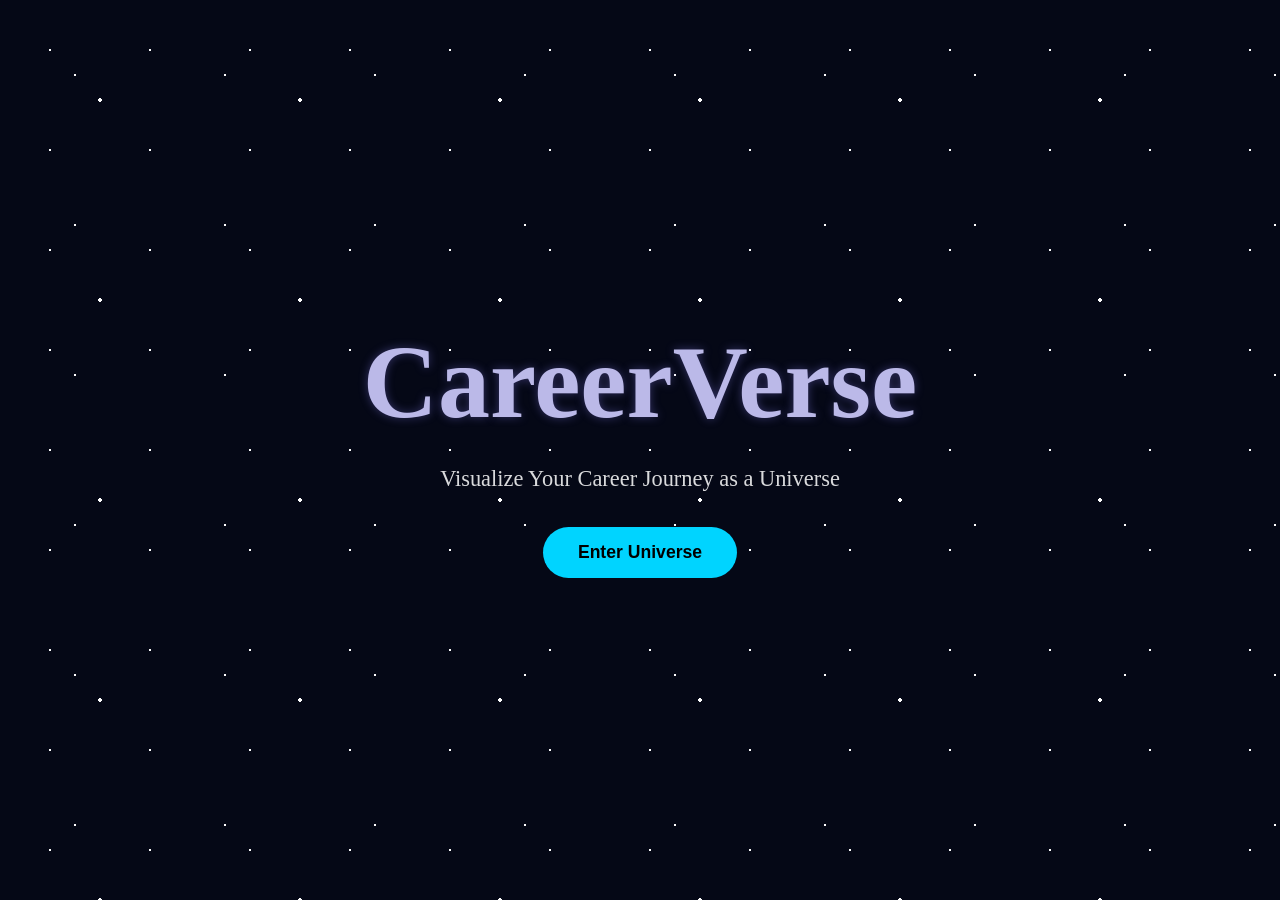
<file: index.html>
<!DOCTYPE html>
<html lang="en">
<head>
    <meta charset="UTF-8">
    <meta name="viewport" content="width=device-width, initial-scale=1.0">
    <title>CareerVerse</title>
    <link rel="stylesheet" href="style.css">
</head>
<body>
    <div class="stars"></div>
        <div class="hero">
            <h1>CareerVerse</h1>
            <p>Visualize Your Career Journey as a Universe</p>
            <button id="enterBtn">Enter Universe</button>
        </div>
    <script src="app.js"></script>
</body>
</html>
</file>
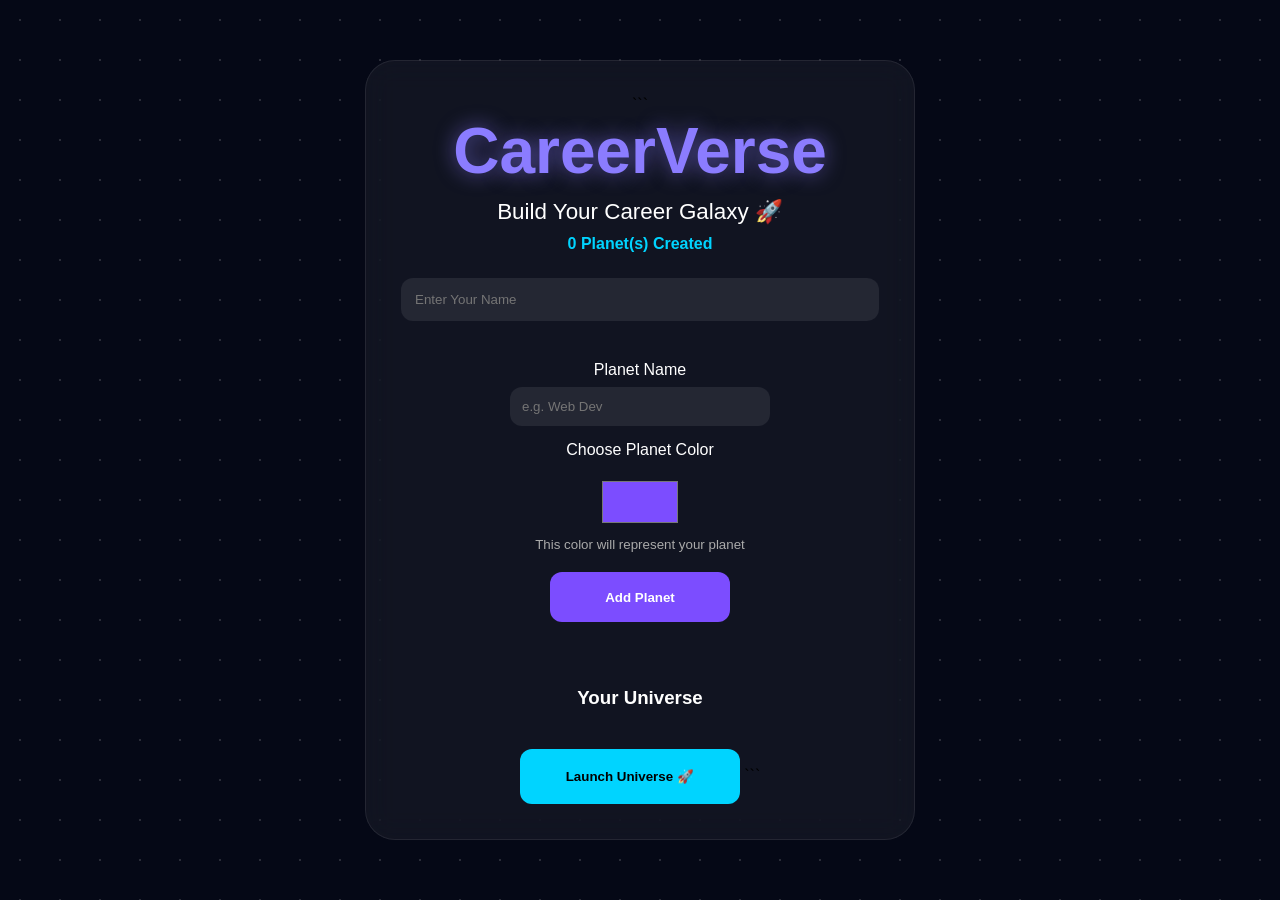
<file: createUniverse.html>
<!DOCTYPE html>

<html lang="en">
<head>
    <meta charset="UTF-8">
    <meta name="viewport" content="width=device-width, initial-scale=1.0">
    <title>CareerVerse</title>
    <link rel="stylesheet" href="createUniverse.css">
</head>
<body>

<div class="stars"></div>

<div class="universe-card">

```
<h1 class="title">CareerVerse</h1>

<p class="subtitle">
    Build Your Career Galaxy 🚀
</p>

<p id="planetCount">
    0 Planet(s) Created
</p>

<input
    type="text"
    id="userName"
    placeholder="Enter Your Name">

<div class="planet-section">

    <label>Planet Name</label>

    <input
        type="text"
        id="planetName"
        placeholder="e.g. Web Dev">

    <label>Choose Planet Color</label>

    <div class="color-picker">

        <input
            type="color"
            id="planetColor">
    </div>

    <small>
        This color will represent your planet
    </small>

    <button id="addPlanet">
        Add Planet
    </button>

</div>

<p id="message"></p>

<div class="universe-preview">

    <h3>Your Universe</h3>

    <div id="planetList"></div>

</div>

<button
    id="createUniverse"
    class="launch-btn">

    Launch Universe 🚀

</button>
```

</div>

<script src="createUniverse.js"></script>

</body>
</html>
</file>
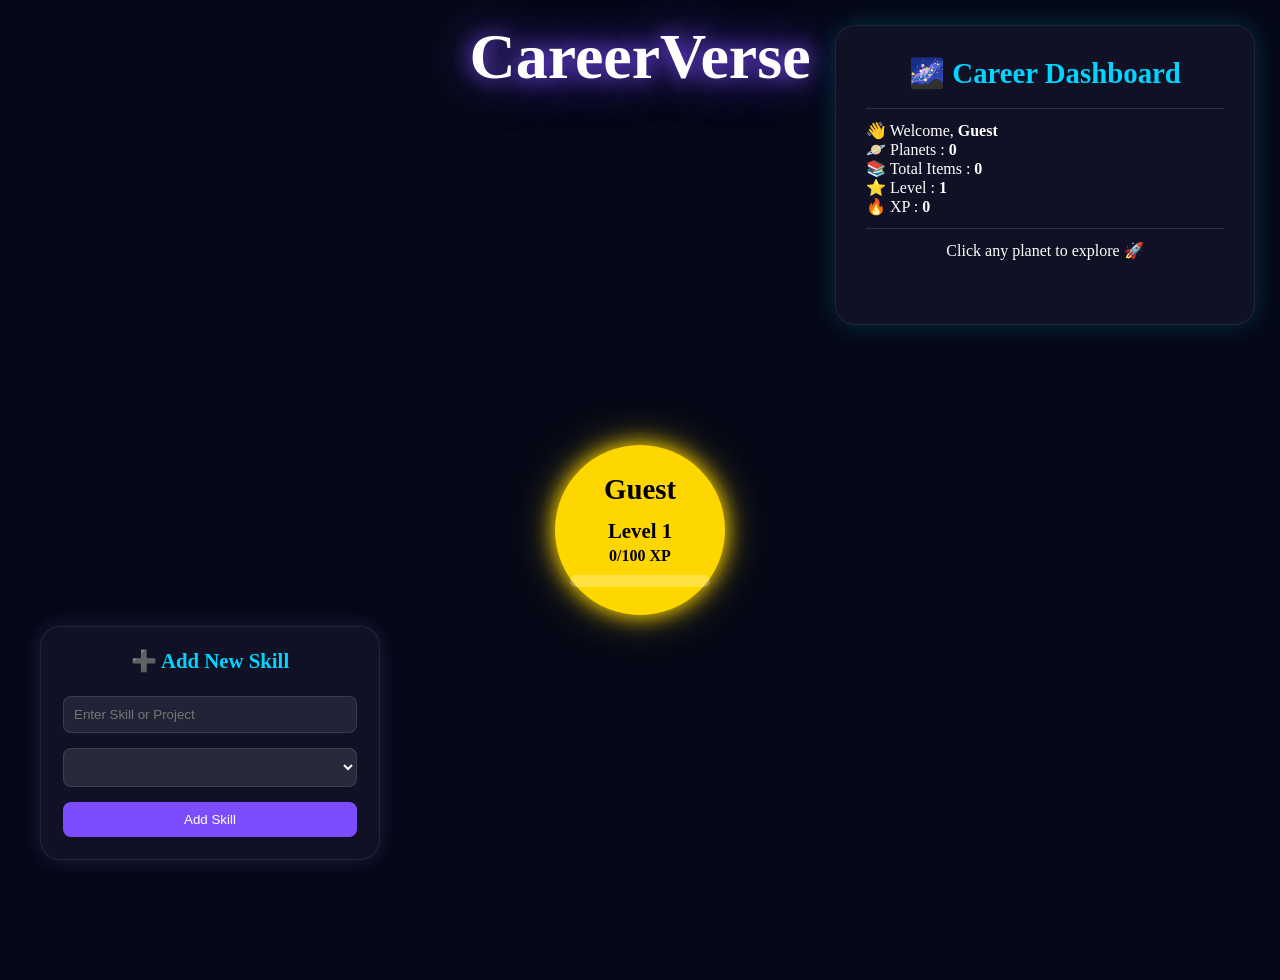
<file: dashboard.html>
<!DOCTYPE html>

<html lang="en">
<head>
    <meta charset="UTF-8">
    <meta name="viewport" content="width=device-width, initial-scale=1.0">
    <title>CareerVerse Dashboard</title>
    <link rel="stylesheet" href="dashboard.css">
</head>
<body>

<div class="universe">

    <h1 class="title">
        CareerVerse
    </h1>

    <div class="info-panel"></div>

    <div class="skill-form">
        <h3>➕ Add New Skill</h3>
        <input
        type="text"
        id="skillInput"
        placeholder="Enter Skill or Project">

        <select id="skillCategory"></select>

        <button id="addSkill">
            Add Skill
        </button>

    </div>

    <div class="sun">

        <h2 id="username"></h2>

        <p id="level"></p>

        <p id="xp"></p>

        <div class="progress-bar">

            <div id="progress"></div>

        </div>

        <div id="levelPopup"></div>

        <div id="xpPopup"></div>

    </div>

    <div id="orbitContainer"></div>

</div>

<div id="skillMessage"></div>

<script src="dashboard.js"></script>

</body>
</file>
<file: style.css>
*{
    margin: 0;
    padding: 0;
    box-sizing: border-box;
}
body{
    margin:0;
    min-height:100vh;
    background:#050816;
    overflow:hidden;
    position:relative;

    display:flex;
    justify-content:center;
    align-items:center;
}

.hero{
    position:relative;
    z-index:1;
    display:flex;
    flex-direction:column;
    align-items:center;
    gap:25px;
    text-align:center;

    animation: fadeIn 1.5s ease;
}

@keyframes fadeIn{
    from{
        opacity:0;
        transform:translateY(30px);
    }
    to{
        opacity:1;
        transform:translateY(0);
    }
}

  h1{
    font-size: 6.5rem;
    color:#bbb9e8;
    text-shadow:0 0 10px rgba(139,132,255,0.35);
}

p{
    color:rgba(255,255,255,0.85);
    font-size:1.4rem;
}

button{
    margin-top:10px;
    padding:15px 35px;
    border:none;
    border-radius:50px;
    background:#00D4FF;
    font-size:1.1rem;
    font-weight:600;
    cursor:pointer;
    transition:all 0.3s ease;
}

button:hover{
    transform:translateY(-3px);
    box-shadow:0 0 20px rgba(0,212,255,0.6);
}

.stars{
    position:absolute;
    top:0;
    left:0;
    width:100%;
    height:100%;
    z-index: -1;
    background-image:
    radial-gradient(white 1px, transparent 1px),
    radial-gradient(white 1px, transparent 1px),
    radial-gradient(white 2px, transparent 2px);

    background-size:
    100px 100px,
    150px 150px,
    200px 200px;

    animation: moveStars 40s linear infinite;
}

@keyframes moveStars{
    from{
        background-position:
            0 0,
            0 0,
            0 0;
    }

    to{
        background-position:
            0 -500px,
            0 -500px,
            0 -500px;
    }
}
</file>
<file: createUniverse.css>
*{
margin:0;
padding:0;
box-sizing:border-box;
}

body{
min-height:100vh;
display:flex;
justify-content:center;
align-items:center;
background:#050816;
font-family:'Segoe UI',sans-serif;
overflow:hidden;
}

.stars{
position:fixed;
width:100%;
height:100%;
background:
radial-gradient(white 1px, transparent 1px);
background-size:40px 40px;
opacity:0.15;
z-index:-1;
}

.universe-card{
width:550px;
padding:35px;
text-align:center;
border-radius:30px;
background:rgba(255,255,255,0.05);
backdrop-filter:blur(15px);
border:1px solid rgba(255,255,255,0.08);
}

.title{
font-size:4rem;
color:#8b7cff;
text-shadow:0 0 20px rgba(139,124,255,0.6);
margin-bottom:10px;
}

.subtitle{
color:white;
font-size:1.4rem;
margin-bottom:10px;
}

#planetCount{
color:#00d4ff;
margin-bottom:25px;
font-weight:bold;
}

#userName{
width:100%;
padding:14px;
border:none;
border-radius:12px;
background:rgba(255,255,255,0.08);
color:white;
outline:none;
}

.planet-section{
display:flex;
flex-direction:column;
align-items:center;
margin-top:25px;
}

.planet-section label{
color:white;
margin-top:15px;
margin-bottom:8px;
font-weight:500;
}

#planetName{
width:260px;
padding:12px;
border:none;
border-radius:12px;
background:rgba(255,255,255,0.08);
color:white;
outline:none;
}

.color-picker{
    margin-top:10px;
}

#planetColor{
    width:100px;
    height:50px;

    border:none;
    border-radius:12px;

    cursor:pointer;

    background:none;
}
#planetColor{
width:80px;
height:50px;
border:none;
border-radius:10px;
cursor:pointer;
}

small{
color:#aaa;
margin-top:10px;
}

#addPlanet{
width:180px;
height:50px;
margin-top:20px;
border:none;
border-radius:12px;
background:#7c4dff;
color:white;
font-weight:bold;
cursor:pointer;
}

#message{
height:25px;
margin-top:15px;
color:#00ff88;
font-weight:bold;
}

.universe-preview{
margin-top:25px;
color:white;
}

#planetList{
margin-top:15px;
}

.planet-tag{
display:inline-block;
padding:10px 16px;
margin:6px;
border-radius:25px;
color:white;
font-weight:bold;
}

.delete-planet{
margin-left:8px;
cursor:pointer;
}

.delete-planet:hover{
transform:scale(1.2);
}

.launch-btn{
width:220px;
height:55px;
margin-top:25px;
border:none;
border-radius:12px;
background:#00d4ff;
color:black;
font-weight:bold;
cursor:pointer;
}
</file>
<file: dashboard.css>
*{
    margin:0;
    padding:0;
    box-sizing:border-box;
}

body{
    background:#050816;
    min-height:100vh;
    overflow:hidden;
    display:flex;
    justify-content:center;
    align-items:flex-start;
}
.universe{
    position:relative;
    width:900px;
    height:900px;
    margin-top:80px;
}

.sun{
    position:absolute;
    top:50%;
    left:50%;

    transform:translate(-50%,-50%);

    width:170px;
    height:170px;

    border-radius:50%;

    background:#ffd700;

    display:flex;
    justify-content:center;
    align-items:center;
    flex-direction: column;

    font-weight:bold;
    font-size:1.15rem;

    box-shadow:
0 0 20px #ffd700,
0 0 40px rgba(255,215,0,0.5);
}
.sun h3{
    font-size:1rem;
}

.sun h2{
     font-size:1.8rem;

    margin-bottom:8px;

    text-align:center;
}
.orbit{
    position:absolute;

    top:50%;
    left:50%;
    border:1px solid rgba(255,255,255,0.15);
    border-radius:50%;
     z-index:1;
    transform:translate(-50%,-50%);
    pointer-events:none;
}
@keyframes keepUpright{
    from{
        transform:translateX(-50%) rotate(0deg);
    }

    to{
        transform:translateX(-50%) rotate(-360deg);
    }
}
.orbit1{
    width:220px;
    height:220px;

    animation:rotate 10s linear infinite;
}

.orbit2{
    width:340px;
    height:340px;

    animation:rotate 15s linear infinite;
}

.orbit3{
    width:460px;
    height:460px;

    animation:rotate 20s linear infinite;
}

.orbit4{
    width:580px;
    height:580px;

    animation:rotate 25s linear infinite;
}
.orbit5{
    width:700px;
    height:700px;

    animation:rotate 30s linear infinite;
}
.achievement{
    background:#ff9800;
    box-shadow:0 0 12px #ff9800;
}
.planet{
    position:absolute;
    z-index: 100;
    top:-25px;
    left:50%;

    transform:translateX(-50%);

    width:70px;
    height:70px;

    border-radius:50%;

    display:flex;
    justify-content:center;
    align-items:center;

    color:white;
    font-weight:bold;

    cursor:pointer;

    transition:all 0.3s ease;
    pointer-events:auto;
}
.orbit1 .planet{
    animation:keepUpright 10s linear infinite reverse;
}

.orbit2 .planet{
    animation:keepUpright 15s linear infinite reverse;
}

.orbit3 .planet{
    animation:keepUpright 20s linear infinite reverse;
}

.orbit4 .planet{
    animation:keepUpright 25s linear infinite reverse;
}

.orbit5 .planet{
    animation:keepUpright 30s linear infinite reverse;
}
.planet:hover{
   transform:translateX(-50%) scale(1.2);

box-shadow:0 0 35px white;
}
.html{
    background:#e44d26;
    box-shadow:0 0 14px #e44d26;
}

.css{
    background:#00d4ff;
    box-shadow:0 0 14px #00d4ff;
}

.js{
    background:#7c4dff;
    box-shadow:0 0 14px #7c4dff;
}

.dsa{
    background:#00c853;
    box-shadow:0 0 14px #00c853;
}
@keyframes rotate{
    from{
        transform:translate(-50%,-50%) rotate(0deg);
    }

    to{
        transform:translate(-50%,-50%) rotate(360deg);
    }
}
.info-panel{

    position:fixed;

    top:25px;

    right:25px;

    width:420px;

    min-height:300px;

    padding:30px;

    background:rgba(18,18,40,0.95);

    backdrop-filter:blur(15px);

    border:1px solid rgba(255,255,255,0.08);

    border-radius:20px;

    color:white;

    box-shadow:0 0 25px rgba(0,212,255,0.2);

    z-index:999;

    overflow-y:auto;

    max-height:80vh;

}
.info-panel ul{

    margin-top:15px;

    padding-left:20px;

    max-height:250px;

    overflow-y:auto;

}
.info-panel li{

    margin:10px 0;

    line-height:1.6;

}
.info-panel h2{

    color:#00d4ff;

    text-align:center;

    margin-bottom:18px;

    font-size:1.8rem;

}

.info-panel hr{

    border:none;

    border-top:1px solid rgba(255,255,255,.12);

    margin:12px 0;

}

.info-panel p{

    font-size:1rem;

}
.delete-btn{
    margin-left:10px;

    border:none;

    background:transparent;

    cursor:pointer;

    font-size:1rem;
}
.profile-form{

    position:fixed;

    left:30px;
    top:30px;

    display:flex;
    gap:10px;

}

.profile-form input{

    padding:12px;

    border:none;

    border-radius:10px;

    background:rgba(255,255,255,0.1);

    color:white;

}

.profile-form button{

    padding:12px;

    border:none;

    border-radius:10px;

    background:#00d4ff;

    cursor:pointer;

}
.skill-form{

    position:fixed;

    left:40px;

    bottom:40px;

    width:340px;

    padding:22px;

    background:rgba(18,18,40,.95);

    border:1px solid rgba(255,255,255,.08);

    border-radius:20px;

    display:flex;

    flex-direction:column;

    gap:15px;

    box-shadow:0 0 25px rgba(124,77,255,.15);

}
.skill-form h3{

    color:#00d4ff;

    text-align:center;

    margin-bottom:8px;

    font-size:1.3rem;

}

.skill-form input,
.skill-form select{

    padding:10px;

    border:none;
 width:100%;
    border-radius:8px;

    outline:none;

    background:rgba(255,255,255,0.1);

    color:white;
}

.skill-form button{

    padding:10px 15px;

    border:none;

    border-radius:8px;

    background:#7c4dff;

    color:white;
      width:100%;
    cursor:pointer;
}
.profile-form input,
.skill-form input,
.skill-form select{

    color:white;
    background:rgba(255,255,255,0.08);
    border:1px solid rgba(255,255,255,0.1);
}

.skill-form,
.profile-form{
    filter:drop-shadow(
        0 0 10px rgba(255,255,255,0.05)
    );
}
.skill-form button:hover{

    background:#9466ff;

    transform:translateY(-2px);

    transition:.3s;

}
.title{

    position:absolute;

    top:-60px;

    left:50%;

    transform:translateX(-50%);

    font-size:4rem;

    color:white;

    text-shadow:
    0 0 20px #7c4dff,
    0 0 50px #7c4dff;
}

.delete-skill{

margin-left:10px;

border:none;

background:transparent;

cursor:pointer;

font-size:1rem;
}

.delete-skill:hover{

transform:scale(1.2);
}
#skillCategory{

    color:white;

    background:rgba(255,255,255,0.1);
}

#skillCategory option{

    background:#1b1b2f;

    color:white;
}
.progress-bar{

    width:140px;

    height:12px;

    background:rgba(255,255,255,0.25);

    border-radius:20px;

    overflow:hidden;

    margin-top:10px;
}
#progress{

    width:0%;

    height:100%;

   background:linear-gradient(
90deg,
#00ff88,
#00d4ff
);
    transition:0.4s;
}
#level{

    margin-top:5px;

    font-size:1.3rem;
}

#xp{

    margin-top:4px;

    font-size:1rem;
}
#skillMessage{

    position:fixed;

    top:30px;

    right:30px;

    min-width:250px;

    padding:18px 25px;

    background:#1f2937;

    color:#00ff88;

    font-size:1.2rem;

    font-weight:bold;

    border-left:6px solid #00ff88;

    border-radius:12px;

    box-shadow:0 0 20px rgba(0,255,136,0.3);

    opacity:0;

    transform:translateX(100px);

    transition:all .4s ease;

    z-index:9999;
}
.empty-message{

    text-align:center;

    color:#bdbdbd;

    font-size:1rem;

    padding:20px;

    line-height:1.8;
}
#xpPopup{

    position:absolute;

    top:-15px;

    left:50%;

    transform:translateX(-50%);

    font-size:1.5rem;

    font-weight:bold;

    color:#00ff88;

    opacity:0;

    pointer-events:none;
}

@keyframes floatXP{

    0%{

        opacity:1;

        transform:
        translate(-50%,0);

    }

    100%{

        opacity:0;

        transform:
        translate(-50%,-60px);

    }

}
#levelPopup{

    position:fixed;

    top:50%;

    left:50%;

    transform:translate(-50%,-50%);

    background:#222;

    color:#ffd700;

    padding:25px 40px;

    border-radius:20px;

    font-size:2rem;

    font-weight:bold;

    box-shadow:0 0 40px #ffd700;

    opacity:0;

    transition:.5s;

    z-index:9999;

}
.levelup{

    animation:
    levelGlow
    2s;

}

@keyframes levelGlow{

0%{

transform:
translate(-50%,-50%)
scale(1);

}

50%{

transform:
translate(-50%,-50%)
scale(1.15);

box-shadow:
0 0 80px gold;

}

100%{

transform:
translate(-50%,-50%)
scale(1);

}

}
</file>
